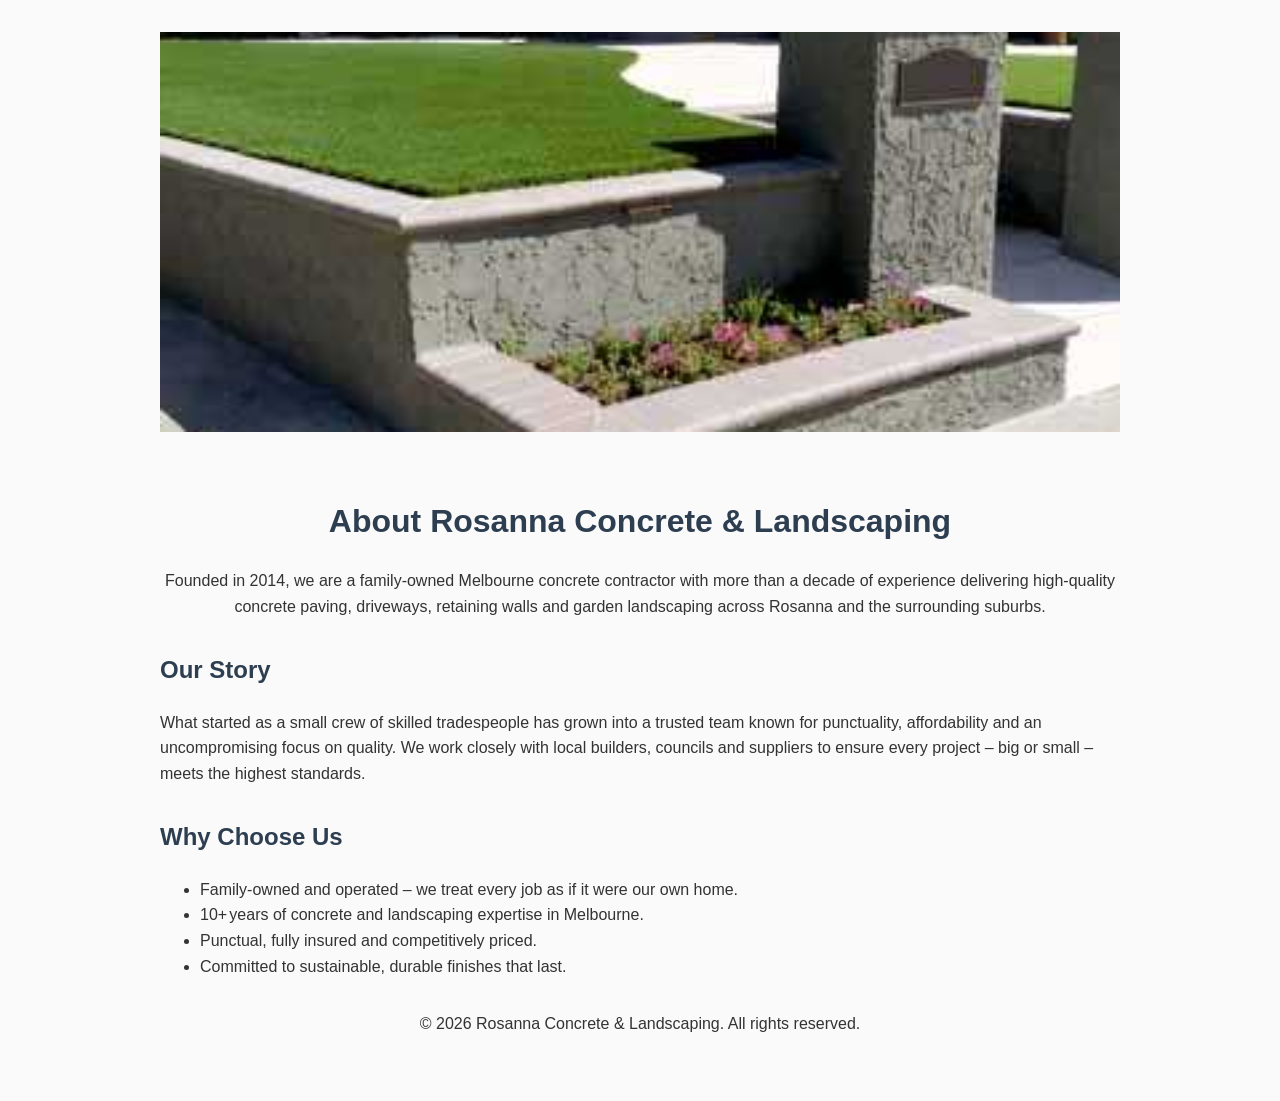
<file: about.html>
<!DOCTYPE html>
<html lang="en">
<head>
<meta charset="UTF-8">
<title>About – Rosanna Concrete & Landscaping – Melbourne Concrete Contractors</title>
<meta name="description" content="Rosanna Concrete & Landscaping is a family‑owned Melbourne concrete contractor with over 10 years experience delivering quality concrete paving, driveways, retaining walls and garden landscaping across Rosanna.">
<meta name="keywords" content="Melbourne concrete, about Rosanna Concrete, family owned concrete contractors, Rosanna concrete experience">
<link rel="canonical" href="https://rosanna-concrete-site.vercel.app/about.html">
<meta property="og:title" content="About – Rosanna Concrete & Landscaping">
<meta property="og:description" content="Learn about our 10‑year history, family values and commitment to quality concrete work across Rosanna and Melbourne.">
<meta property="og:type" content="website">
<meta property="og:url" content="https://rosanna-concrete-site.vercel.app/about.html">
<meta property="og:image" content="https://rosanna-concrete-site.vercel.app/media/about.jpg">
<meta name="twitter:card" content="summary_large_image">
<meta name="twitter:title" content="About – Rosanna Concrete & Landscaping">
<meta name="twitter:description" content="Family‑owned concrete contractors serving Rosanna and Melbourne for over a decade.">
<meta name="twitter:image" content="https://rosanna-concrete-site.vercel.app/media/about.jpg">
<link rel="stylesheet" href="style.css">
<script type="application/ld+json">
{
  "@context": "https://schema.org",
  "@type": "LocalBusiness",
  "name": "Rosanna Concrete & Landscaping",
  "url": "https://rosanna-concrete-site.vercel.app",
  "address": {
    "@type": "PostalAddress",
    "streetAddress": "123 Main St",
    "addressLocality": "Rosanna",
    "addressRegion": "VIC",
    "postalCode": "3084",
    "addressCountry": "AU"
  },
  "telephone": "+61 3 1234 5678",
  "email": "info@rosannaconcrete.com.au",
  "openingHours": "Mo-Fr 08:00-18:00",
  "priceRange": "$$",
  "areaServed": "Melbourne"
}
</script>
</head>
<body>
<img src="media/about.jpg" alt="Blockwork retaining wall under construction – Rosanna" class="hero">
<header>
<h1>About Rosanna Concrete & Landscaping</h1>
<p>Founded in 2014, we are a family‑owned Melbourne concrete contractor with more than a decade of experience delivering high‑quality concrete paving, driveways, retaining walls and garden landscaping across Rosanna and the surrounding suburbs.</p>
</header>

<section id="our-story">
<h2>Our Story</h2>
<p>What started as a small crew of skilled tradespeople has grown into a trusted team known for punctuality, affordability and an uncompromising focus on quality. We work closely with local builders, councils and suppliers to ensure every project – big or small – meets the highest standards.</p>
</section>

<section id="why-choose-us">
<h2>Why Choose Us</h2>
<ul>
<li>Family‑owned and operated – we treat every job as if it were our own home.</li>
<li>10+ years of concrete and landscaping expertise in Melbourne.</li>
<li>Punctual, fully insured and competitively priced.</li>
<li>Committed to sustainable, durable finishes that last.</li>
</ul>
</section>

<footer>
<p>&copy; 2026 Rosanna Concrete & Landscaping. All rights reserved.</p>
</footer>
<script type="application/ld+json">
{
  "@type": "BreadcrumbList",
  "itemListElement": [
    {"@type": "ListItem", "position": 1, "name": "Home", "item": "https://rosanna-concrete-site.vercel.app/"},
    {"@type": "ListItem", "position": 2, "name": "About", "item": "https://rosanna-concrete-site.vercel.app/about.html"}
  ]
}
</script>
</body>
</html>
</file>
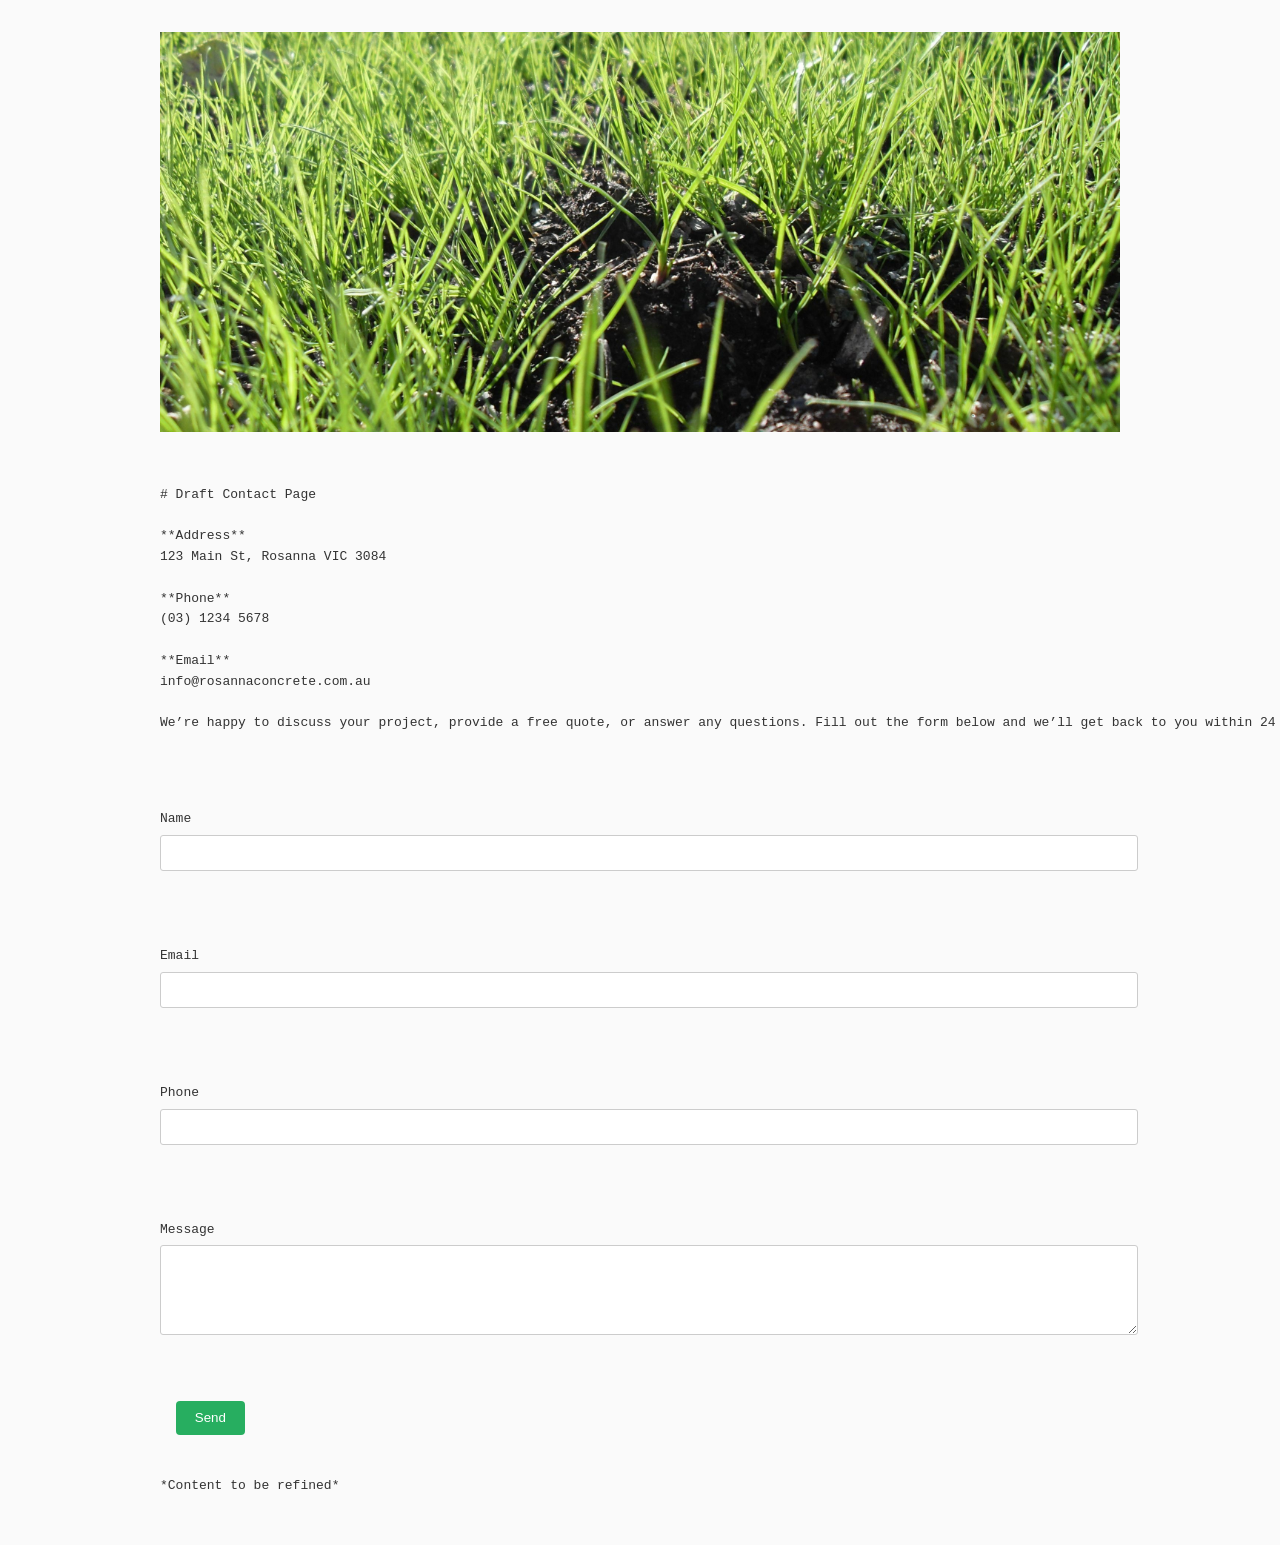
<file: contact.html>
<!DOCTYPE html>
<html lang="en">
<head>
<meta charset="UTF-8">
<title>Rosanna Concrete & Landscaping – Contact</title>
<meta name="description" content="Get in touch with Rosanna Concrete & Landscaping for a free quote, project inquiries, or any questions about our concrete and landscaping services.">
<meta name="keywords" content="contact Rosanna Concrete, concrete services, landscaping services, Rosanna, Victoria, phone, email">
<link rel="canonical" href="https://rosanna-concrete-site.vercel.app/contact.html">
<meta property="og:title" content="Rosanna Concrete & Landscaping – Contact">
<meta property="og:description" content="Get in touch with Rosanna Concrete & Landscaping for a free quote, project inquiries, or any questions about our concrete and landscaping services.">
<meta property="og:type" content="website">
<meta property="og:url" content="https://rosanna-concrete-site.vercel.app/contact.html">
<meta property="og:image" content="https://rosanna-concrete-site.vercel.app/media/contact.jpg">
<meta name="twitter:card" content="summary_large_image">
<meta name="twitter:title" content="Rosanna Concrete & Landscaping – Contact">
<meta name="twitter:description" content="Get in touch with Rosanna Concrete & Landscaping for a free quote, project inquiries, or any questions about our concrete and landscaping services.">
<meta name="twitter:image" content="https://rosanna-concrete-site.vercel.app/media/contact.jpg">
<link rel="stylesheet" href="style.css">
<script type="application/ld+json">
{
  "@context": "https://schema.org",
  "@type": "ContactPage",
  "name": "Rosanna Concrete & Landscaping",
  "url": "https://rosanna-concrete-site.vercel.app/contact.html",
  "address": {
    "@type": "PostalAddress",
    "streetAddress": "123 Main St",
    "addressLocality": "Rosanna",
    "addressRegion": "VIC",
    "postalCode": "3084",
    "addressCountry": "AU"
  },
  "telephone": "+61 3 1234 5678",
  "email": "info@rosannaconcrete.com.au",
  "openingHours": "Mo-Fr 08:00-18:00"
}
</script>
</head>
<body>
<img src="media/contact.jpg" alt="Contact Rosanna Concrete & Landscaping" class="hero">
<pre>
# Draft Contact Page

**Address**
123 Main St, Rosanna VIC 3084

**Phone**
(03) 1234 5678

**Email**
info@rosannaconcrete.com.au

We’re happy to discuss your project, provide a free quote, or answer any questions. Fill out the form below and we’ll get back to you within 24 hours.

<form action="https://formspree.io/f/PLACEHOLDER" method="POST">
  <label>Name<br><input type="text" name="name" required></label><br>
  <label>Email<br><input type="email" name="_replyto" required></label><br>
  <label>Phone<br><input type="tel" name="phone"></label><br>
  <label>Message<br><textarea name="message" rows="4" required></textarea></label><br>
  <button type="submit">Send</button>
</form>

*Content to be refined*
</pre>
</body>
</html>
</file>
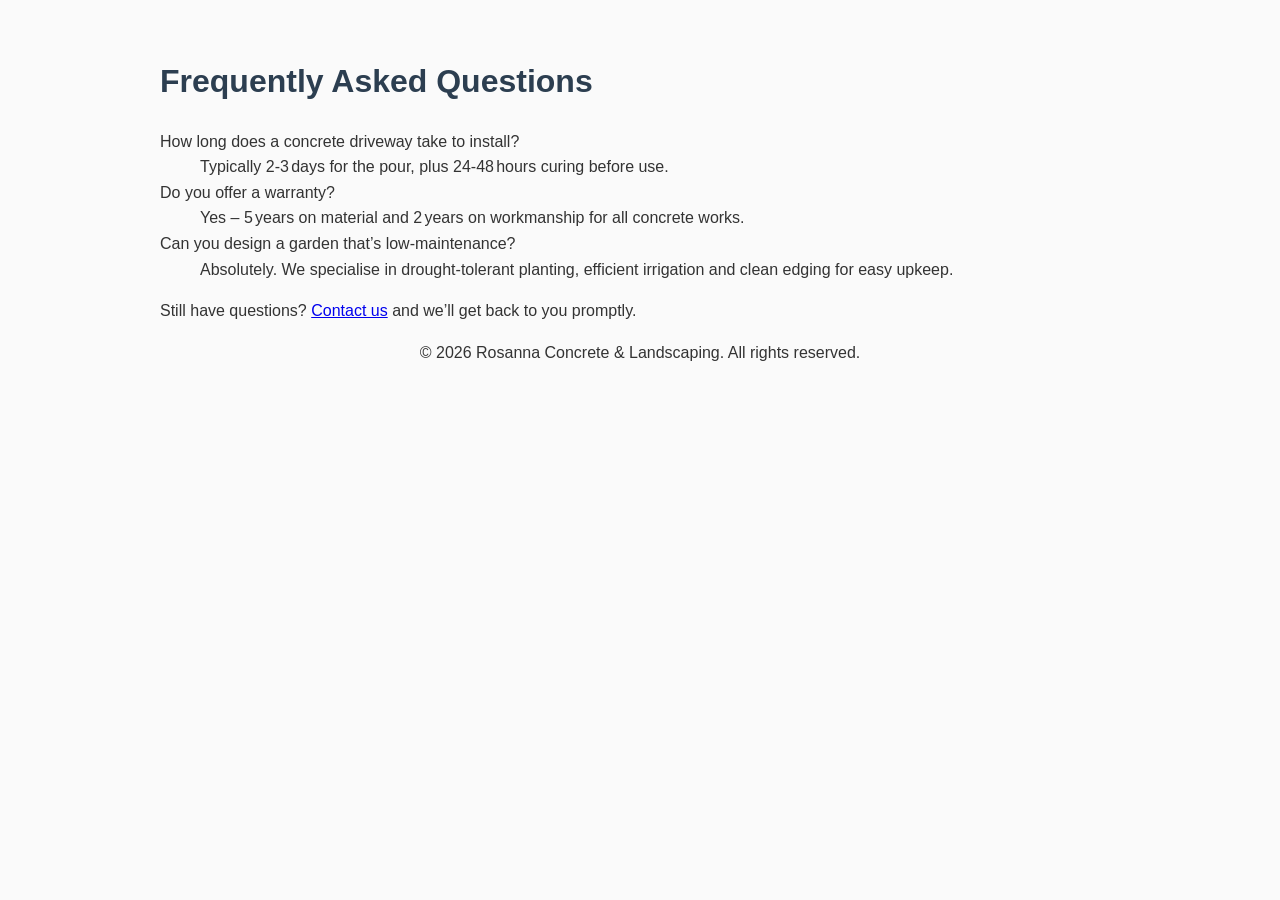
<file: faq.html>
<!DOCTYPE html>
<html lang="en">
<head>
<meta charset="UTF-8">
<title>FAQ – Rosanna Concrete & Landscaping – Melbourne Concrete Contractors</title>
<meta name="description" content="Frequently asked questions about our Melbourne concrete paving, driveway, retaining wall and garden landscaping services.">
<meta name="keywords" content="Melbourne concrete FAQ, concrete paving questions, driveway installation, retaining wall FAQ, garden landscaping FAQ">
<link rel="canonical" href="https://rosanna-concrete-site.vercel.app/faq.html">
<meta property="og:title" content="FAQ – Rosanna Concrete & Landscaping">
<meta property="og:description" content="Answers to common questions about our concrete and landscaping services in Rosanna and Melbourne.">
<meta property="og:type" content="website">
<meta property="og:url" content="https://rosanna-concrete-site.vercel.app/faq.html">
<meta property="og:image" content="https://rosanna-concrete-site.vercel.app/media/faq.jpg">
<meta name="twitter:card" content="summary_large_image">
<meta name="twitter:title" content="FAQ – Rosanna Concrete & Landscaping">
<meta name="twitter:description" content="Your questions about concrete paving, driveways, retaining walls and garden landscaping answered.">
<meta name="twitter:image" content="https://rosanna-concrete-site.vercel.app/media/faq.jpg">
<link rel="stylesheet" href="style.css">
<script type="application/ld+json">
{
  "@context": "https://schema.org",
  "@type": "FAQPage",
  "mainEntity": [
    {
      "@type": "Question",
      "name": "How long does a concrete driveway take to install?",
      "acceptedAnswer": {"@type": "Answer", "text": "Typically 2‑3 days for the pour, plus 24‑48 hours curing before use."}
    },
    {
      "@type": "Question",
      "name": "Do you offer a warranty?",
      "acceptedAnswer": {"@type": "Answer", "text": "Yes – 5 years on material and 2 years on workmanship for all concrete works."}
    },
    {
      "@type": "Question",
      "name": "Can you design a garden that’s low‑maintenance?",
      "acceptedAnswer": {"@type": "Answer", "text": "Absolutely. We specialise in drought‑tolerant planting, efficient irrigation and clean edging for easy upkeep."}
    }
  ]
}
</script>
</head>
<body>
<h1>Frequently Asked Questions</h1>
<dl>
<dt>How long does a concrete driveway take to install?</dt>
<dd>Typically 2‑3 days for the pour, plus 24‑48 hours curing before use.</dd>
<dt>Do you offer a warranty?</dt>
<dd>Yes – 5 years on material and 2 years on workmanship for all concrete works.</dd>
<dt>Can you design a garden that’s low‑maintenance?</dt>
<dd>Absolutely. We specialise in drought‑tolerant planting, efficient irrigation and clean edging for easy upkeep.</dd>
</dl>
<p>Still have questions? <a href="contact.html">Contact us</a> and we’ll get back to you promptly.</p>
<footer>
<p>&copy; 2026 Rosanna Concrete & Landscaping. All rights reserved.</p>
</footer>
<script type="application/ld+json">
{
  "@type": "BreadcrumbList",
  "itemListElement": [
    {"@type": "ListItem", "position": 1, "name": "Home", "item": "https://rosanna-concrete-site.vercel.app/"},
    {"@type": "ListItem", "position": 2, "name": "FAQ", "item": "https://rosanna-concrete-site.vercel.app/faq.html"}
  ]
}
</script>
</body>
</html>
</file>
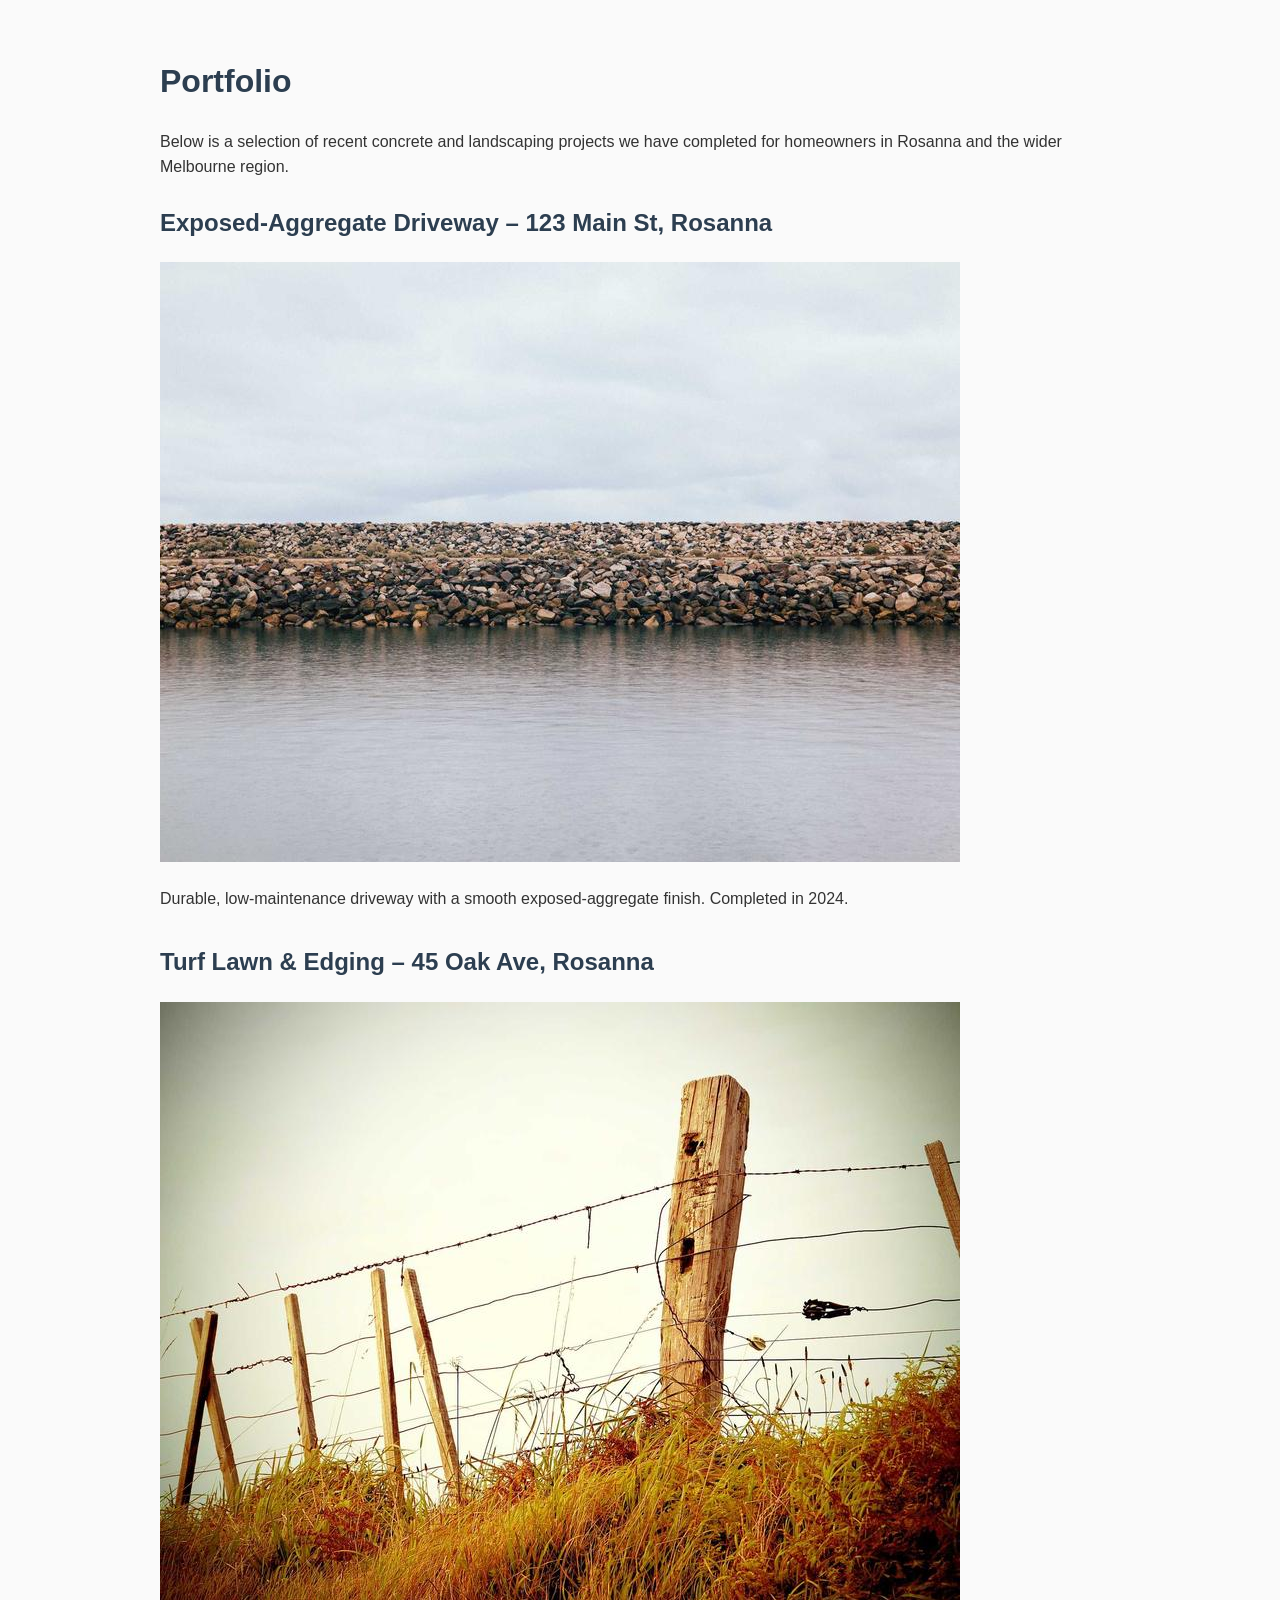
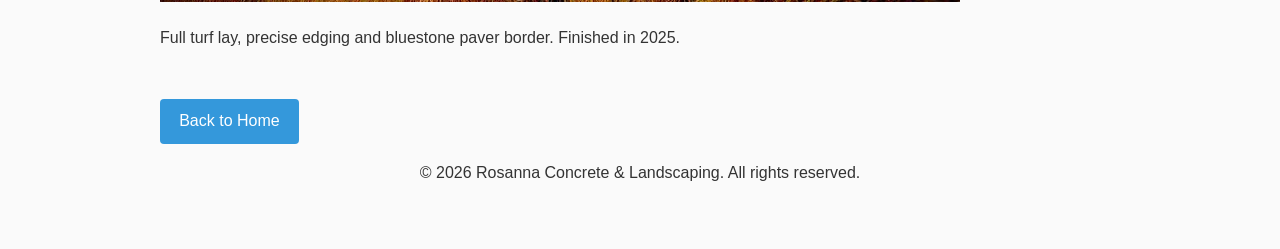
<file: portfolio.html>
<!DOCTYPE html>
<html lang="en">
<head>
<meta charset="UTF-8">
<title>Portfolio – Rosanna Concrete & Landscaping – Melbourne Concrete Projects</title>
<meta name="description" content="View recent concrete paving, driveway, retaining wall and garden landscaping projects completed by Rosanna Concrete & Landscaping across Rosanna and Melbourne.">
<meta name="keywords" content="Melbourne concrete portfolio, driveway projects, retaining wall examples, garden landscaping, bluestone pavers, turf installation">
<link rel="canonical" href="https://rosanna-concrete-site.vercel.app/portfolio.html">
<meta property="og:title" content="Portfolio – Rosanna Concrete & Landscaping">
<meta property="og:description" content="A selection of our recent concrete and landscaping projects in Rosanna and the surrounding Melbourne area.">
<meta property="og:type" content="website">
<meta property="og:url" content="https://rosanna-concrete-site.vercel.app/portfolio.html">
<meta property="og:image" content="https://rosanna-concrete-site.vercel.app/media/portfolio.jpg">
<meta name="twitter:card" content="summary_large_image">
<meta name="twitter:title" content="Portfolio – Rosanna Concrete & Landscaping">
<meta name="twitter:description" content="Concrete paving, driveways, retaining walls and garden landscaping projects.">
<meta name="twitter:image" content="https://rosanna-concrete-site.vercel.app/media/portfolio.jpg">
<link rel="stylesheet" href="style.css">
<script type="application/ld+json">
{
  "@context": "https://schema.org",
  "@type": "LocalBusiness",
  "name": "Rosanna Concrete & Landscaping",
  "url": "https://rosanna-concrete-site.vercel.app",
  "address": {"@type":"PostalAddress","streetAddress":"123 Main St","addressLocality":"Rosanna","addressRegion":"VIC","postalCode":"3084","addressCountry":"AU"},
  "telephone": "+61 3 1234 5678",
  "email": "info@rosannaconcrete.com.au",
  "openingHours": "Mo-Fr 08:00-18:00",
  "priceRange": "$$",
  "areaServed": "Melbourne"
}
</script>
</head>
<body>
<h1>Portfolio</h1>
<p>Below is a selection of recent concrete and landscaping projects we have completed for homeowners in Rosanna and the wider Melbourne region.</p>

<section id="driveway">
<h2>Exposed‑Aggregate Driveway – 123 Main St, Rosanna</h2>
<img src="media/driveway.jpg" alt="Exposed aggregate driveway – Rosanna" class="project-img">
<p>Durable, low‑maintenance driveway with a smooth exposed‑aggregate finish. Completed in 2024.</p>
</section>

<section id="garden">
<h2>Turf Lawn & Edging – 45 Oak Ave, Rosanna</h2>
<img src="media/garden.jpg" alt="Turf lawn installation and garden edging – Rosanna" class="project-img">
<p>Full turf lay, precise edging and bluestone paver border. Finished in 2025.</p>
</section>

<p><a href="index.html" class="btn">Back to Home</a></p>

<footer>
<p>&copy; 2026 Rosanna Concrete & Landscaping. All rights reserved.</p>
</footer>
<script type="application/ld+json">
{
  "@type": "BreadcrumbList",
  "itemListElement": [
    {"@type": "ListItem", "position": 1, "name": "Home", "item": "https://rosanna-concrete-site.vercel.app/"},
    {"@type": "ListItem", "position": 2, "name": "Portfolio", "item": "https://rosanna-concrete-site.vercel.app/portfolio.html"}
  ]
}
</script>
</body>
</html>
</file>
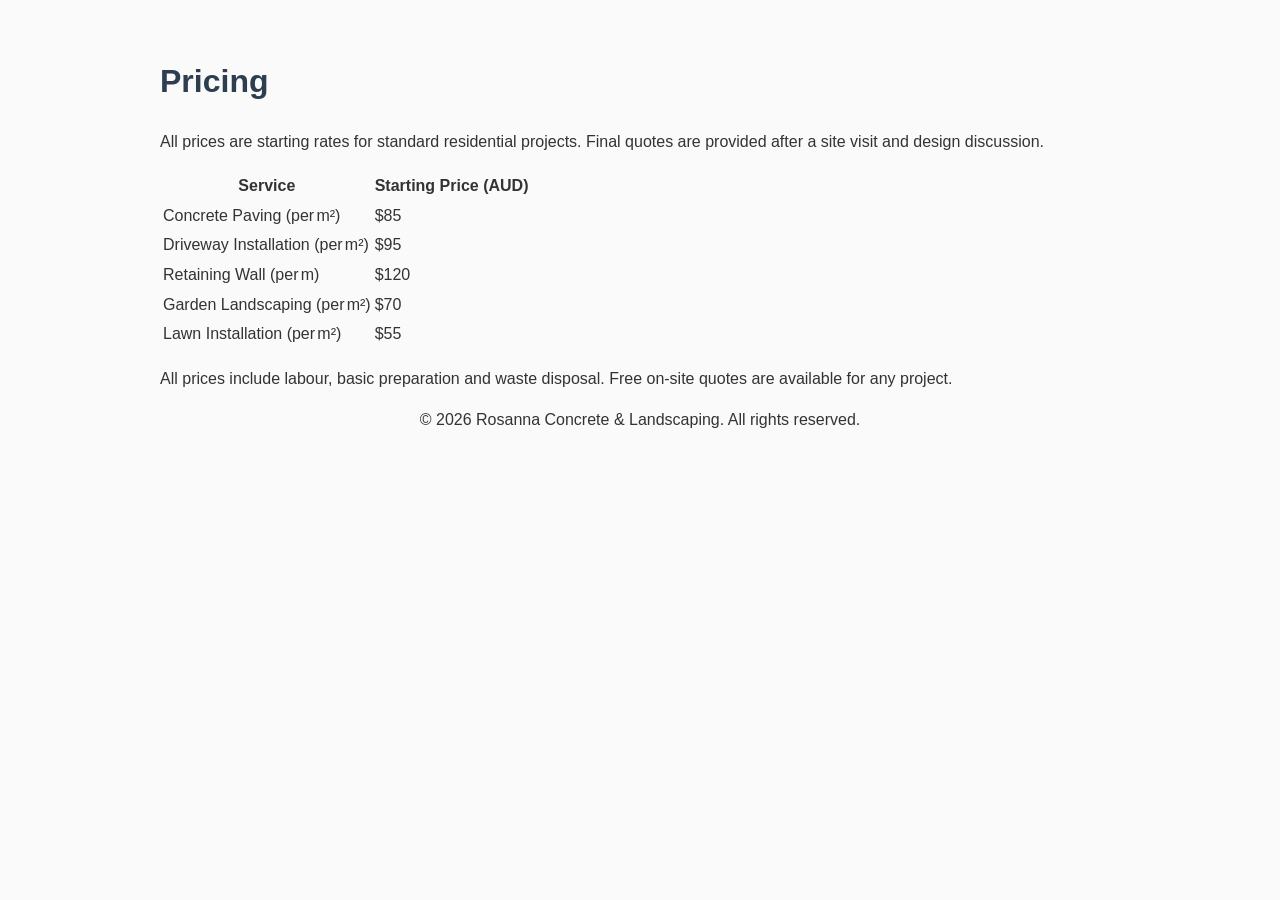
<file: pricing.html>
<!DOCTYPE html>
<html lang="en">
<head>
<meta charset="UTF-8">
<title>Pricing – Rosanna Concrete & Landscaping – Melbourne Concrete Costs</title>
<meta name="description" content="Competitive Melbourne pricing for concrete paving, driveways, retaining walls, garden landscaping, turf installation and irrigation systems.">
<meta name="keywords" content="Melbourne concrete pricing, concrete paving cost, driveway cost, retaining wall price, garden landscaping rates, turf installation price">
<link rel="canonical" href="https://rosanna-concrete-site.vercel.app/pricing.html">
<meta property="og:title" content="Pricing – Rosanna Concrete & Landscaping">
<meta property="og:description" content="Transparent cost guide for our concrete and landscaping services in Rosanna and Melbourne.">
<meta property="og:type" content="website">
<meta property="og:url" content="https://rosanna-concrete-site.vercel.app/pricing.html">
<meta property="og:image" content="https://rosanna-concrete-site.vercel.app/media/pricing.jpg">
<meta name="twitter:card" content="summary_large_image">
<meta name="twitter:title" content="Pricing – Rosanna Concrete & Landscaping">
<meta name="twitter:description" content="See our rates for concrete paving, driveways, retaining walls and garden landscaping.">
<meta name="twitter:image" content="https://rosanna-concrete-site.vercel.app/media/pricing.jpg">
<link rel="stylesheet" href="style.css">
<script type="application/ld+json">
{
  "@context": "https://schema.org",
  "@type": "Offer",
  "priceCurrency": "AUD",
  "priceSpecification": [
    {"@type": "UnitPriceSpecification","price": 85,"priceCurrency":"AUD","unitCode":"M2","description":"Concrete Paving"},
    {"@type": "UnitPriceSpecification","price": 95,"priceCurrency":"AUD","unitCode":"M2","description":"Driveway Installation"},
    {"@type": "UnitPriceSpecification","price": 120,"priceCurrency":"AUD","unitCode":"M","description":"Retaining Wall"},
    {"@type": "UnitPriceSpecification","price": 70,"priceCurrency":"AUD","unitCode":"M2","description":"Garden Landscaping"},
    {"@type": "UnitPriceSpecification","price": 55,"priceCurrency":"AUD","unitCode":"M2","description":"Lawn Installation"}
  ],
  "url": "https://rosanna-concrete-site.vercel.app/pricing.html"
}
</script>
</head>
<body>
<h1>Pricing</h1>
<p>All prices are starting rates for standard residential projects. Final quotes are provided after a site visit and design discussion.</p>
<table>
<thead>
<tr><th>Service</th><th>Starting Price (AUD)</th></tr>
</thead>
<tbody>
<tr><td>Concrete Paving (per m²)</td><td>$85</td></tr>
<tr><td>Driveway Installation (per m²)</td><td>$95</td></tr>
<tr><td>Retaining Wall (per m)</td><td>$120</td></tr>
<tr><td>Garden Landscaping (per m²)</td><td>$70</td></tr>
<tr><td>Lawn Installation (per m²)</td><td>$55</td></tr>
</tbody>
</table>
<p>All prices include labour, basic preparation and waste disposal. Free on‑site quotes are available for any project.</p>
<footer>
<p>&copy; 2026 Rosanna Concrete & Landscaping. All rights reserved.</p>
</footer>
<script type="application/ld+json">
{
  "@type": "BreadcrumbList",
  "itemListElement": [
    {"@type": "ListItem", "position": 1, "name": "Home", "item": "https://rosanna-concrete-site.vercel.app/"},
    {"@type": "ListItem", "position": 2, "name": "Pricing", "item": "https://rosanna-concrete-site.vercel.app/pricing.html"}
  ]
}
</script>
</body>
</html>
</file>
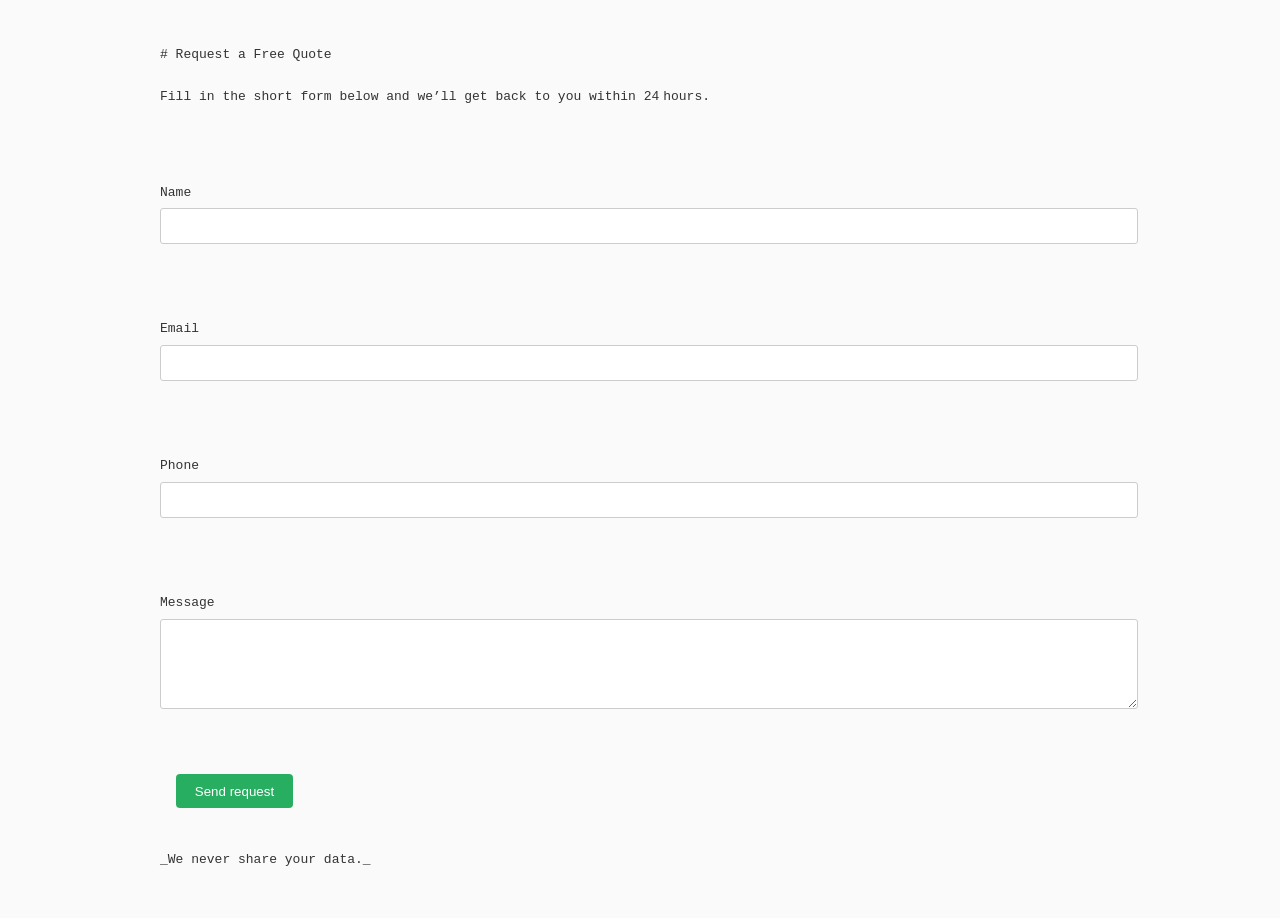
<file: quote.html>
<!DOCTYPE html>
<html lang="en">
<head>
<meta charset="UTF-8">
<title>Request a Free Quote – Rosanna Concrete & Landscaping</title>
<meta name="description" content="Request a free quote for concrete paving, driveways, retaining walls, garden landscaping, lawn installation, or irrigation systems.">
<meta name="keywords" content="free quote, concrete paving, driveways, retaining walls, garden landscaping, lawn installation, irrigation systems, Rosanna">
<link rel="canonical" href="https://rosanna-concrete-site.vercel.app/quote.html">
<meta property="og:title" content="Request a Free Quote – Rosanna Concrete & Landscaping">
<meta property="og:description" content="Request a free quote for concrete paving, driveways, retaining walls, garden landscaping, lawn installation, or irrigation systems.">
<meta property="og:type" content="website">
<meta property="og:url" content="https://rosanna-concrete-site.vercel.app/quote.html">
<meta property="og:image" content="https://rosanna-concrete-site.vercel.app/media/quote.jpg">
<meta name="twitter:card" content="summary_large_image">
<meta name="twitter:title" content="Request a Free Quote – Rosanna Concrete & Landscaping">
<meta name="twitter:description" content="Request a free quote for concrete paving, driveways, retaining walls, garden landscaping, lawn installation, or irrigation systems.">
<meta name="twitter:image" content="https://rosanna-concrete-site.vercel.app/media/quote.jpg">
<link rel="stylesheet" href="style.css">
<script type="application/ld+json">
{
  "@context": "https://schema.org",
  "@type": "WebPage",
  "name": "Request a Free Quote – Rosanna Concrete & Landscaping",
  "url": "https://rosanna-concrete-site.vercel.app/quote.html",
  "description": "Form to request a free quote for concrete and landscaping services."
}
</script>
</head>
<body>
<pre>
# Request a Free Quote

Fill in the short form below and we’ll get back to you within 24 hours.

<form action="https://formspree.io/f/PLACEHOLDER" method="POST">
  <label>Name<br><input type="text" name="name" required></label><br>
  <label>Email<br><input type="email" name="_replyto" required></label><br>
  <label>Phone<br><input type="tel" name="phone"></label><br>
  <label>Message<br><textarea name="message" rows="4" required></textarea></label><br>
  <button type="submit">Send request</button>
</form>

_We never share your data._
</pre>
</body>
</html>
</file>
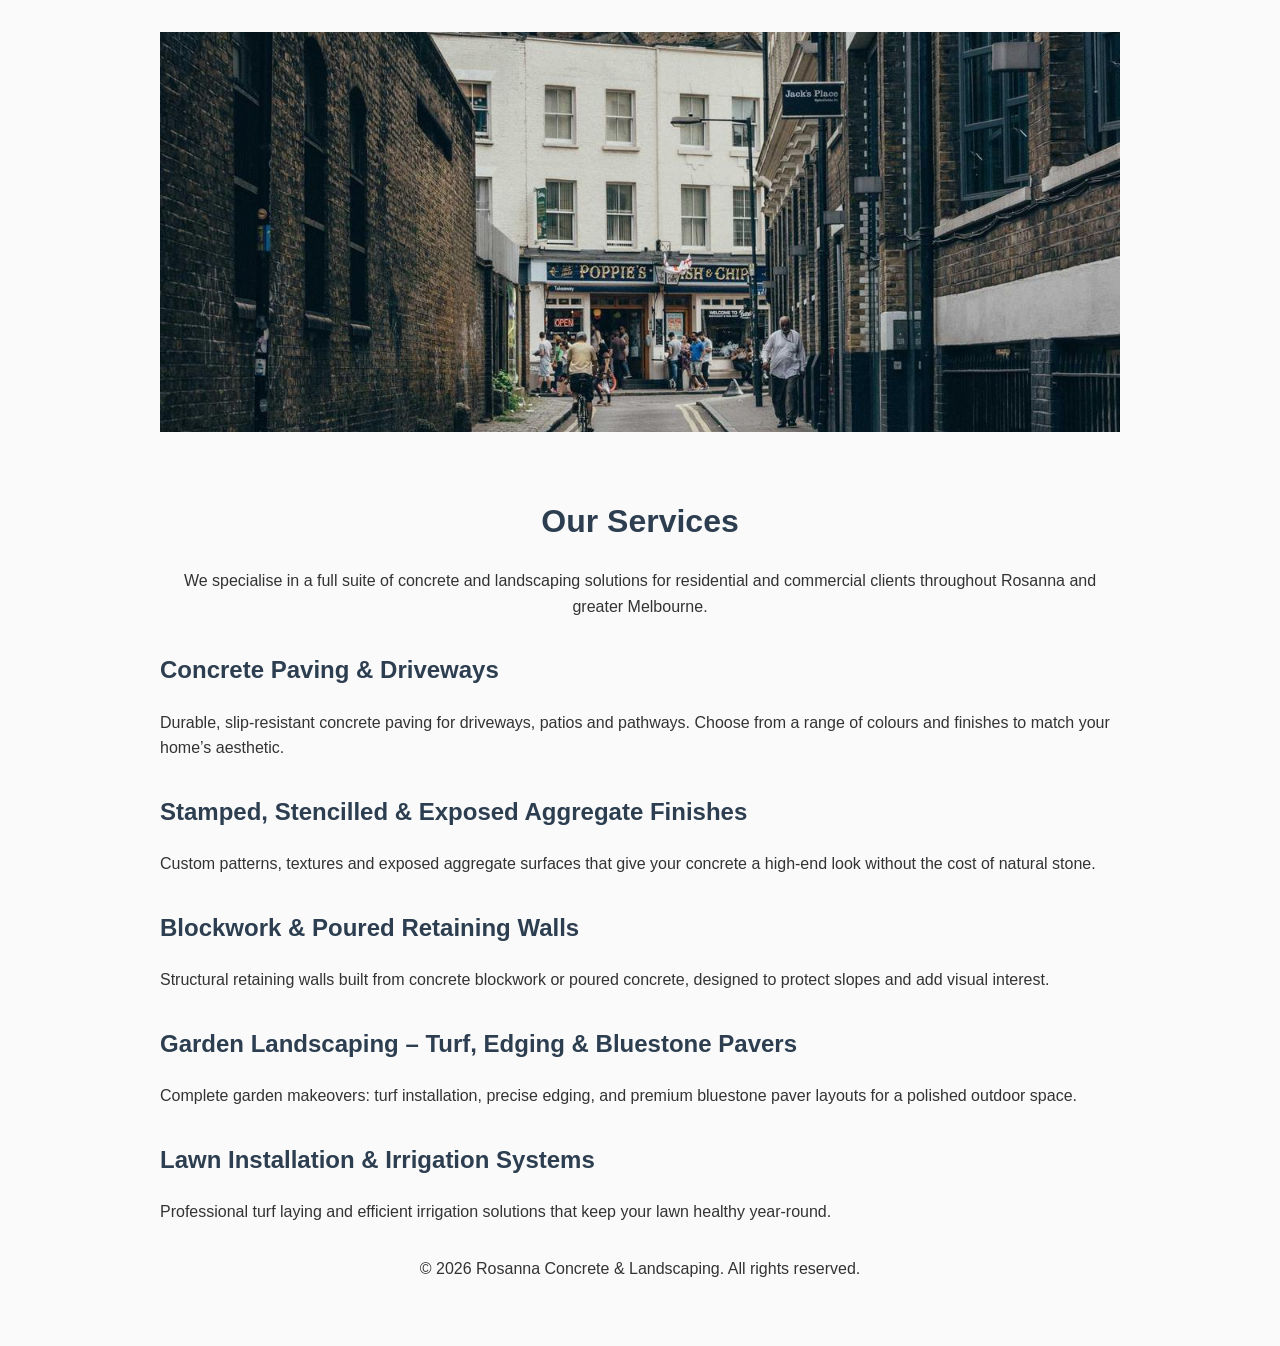
<file: services.html>
<!DOCTYPE html>
<html lang="en">
<head>
<meta charset="UTF-8">
<title>Services – Rosanna Concrete & Landscaping – Melbourne Concrete Contractors</title>
<meta name="description" content="Our Melbourne‑based services include concrete paving, stamped & exposed‑aggregate finishes, blockwork retaining walls, garden landscaping, turf installation, bluestone pavers and irrigation systems.">
<meta name="keywords" content="Melbourne concrete services, concrete paving, stamped concrete, exposed aggregate, retaining walls, garden landscaping, turf lawn, bluestone pavers, irrigation">
<link rel="canonical" href="https://rosanna-concrete-site.vercel.app/services.html">
<meta property="og:title" content="Services – Rosanna Concrete & Landscaping">
<meta property="og:description" content="Explore our range of concrete and landscaping services for residential and commercial projects across Rosanna and Melbourne.">
<meta property="og:type" content="website">
<meta property="og:url" content="https://rosanna-concrete-site.vercel.app/services.html">
<meta property="og:image" content="https://rosanna-concrete-site.vercel.app/media/services.jpg">
<meta name="twitter:card" content="summary_large_image">
<meta name="twitter:title" content="Services – Rosanna Concrete & Landscaping">
<meta name="twitter:description" content="Concrete paving, stamped finishes, retaining walls, garden landscaping, turf and more.">
<meta name="twitter:image" content="https://rosanna-concrete-site.vercel.app/media/services.jpg">
<link rel="stylesheet" href="style.css">
<script type="application/ld+json">
{
  "@context": "https://schema.org",
  "@type": "LocalBusiness",
  "name": "Rosanna Concrete & Landscaping",
  "url": "https://rosanna-concrete-site.vercel.app",
  "address": {"@type":"PostalAddress","streetAddress":"123 Main St","addressLocality":"Rosanna","addressRegion":"VIC","postalCode":"3084","addressCountry":"AU"},
  "telephone": "+61 3 1234 5678",
  "email": "info@rosannaconcrete.com.au",
  "openingHours": "Mo-Fr 08:00-18:00",
  "priceRange": "$$",
  "areaServed": "Melbourne"
}
</script>
</head>
<body>
<img src="media/services.jpg" alt="Bluestone paver texture – Rosanna" class="hero">
<header>
<h1>Our Services</h1>
<p>We specialise in a full suite of concrete and landscaping solutions for residential and commercial clients throughout Rosanna and greater Melbourne.</p>
</header>

<section id="concrete-paving">
<h2 id="concrete-paving">Concrete Paving & Driveways</h2>
<p>Durable, slip‑resistant concrete paving for driveways, patios and pathways. Choose from a range of colours and finishes to match your home’s aesthetic.</p>
</section>

<section id="stamped">
<h2 id="stamped">Stamped, Stencilled & Exposed Aggregate Finishes</h2>
<p>Custom patterns, textures and exposed aggregate surfaces that give your concrete a high‑end look without the cost of natural stone.</p>
</section>

<section id="retaining-walls">
<h2 id="retaining-walls">Blockwork & Poured Retaining Walls</h2>
<p>Structural retaining walls built from concrete blockwork or poured concrete, designed to protect slopes and add visual interest.</p>
</section>

<section id="garden-landscaping">
<h2 id="garden-landscaping">Garden Landscaping – Turf, Edging & Bluestone Pavers</h2>
<p>Complete garden makeovers: turf installation, precise edging, and premium bluestone paver layouts for a polished outdoor space.</p>
</section>

<section id="lawn-installation">
<h2 id="lawn-installation">Lawn Installation & Irrigation Systems</h2>
<p>Professional turf laying and efficient irrigation solutions that keep your lawn healthy year‑round.</p>
</section>

<footer>
<p>&copy; 2026 Rosanna Concrete & Landscaping. All rights reserved.</p>
</footer>
<script type="application/ld+json">
{
  "@type": "BreadcrumbList",
  "itemListElement": [
    {"@type": "ListItem", "position": 1, "name": "Home", "item": "https://rosanna-concrete-site.vercel.app/"},
    {"@type": "ListItem", "position": 2, "name": "Services", "item": "https://rosanna-concrete-site.vercel.app/services.html"}
  ]
}
</script>
</body>
</html>
</file>
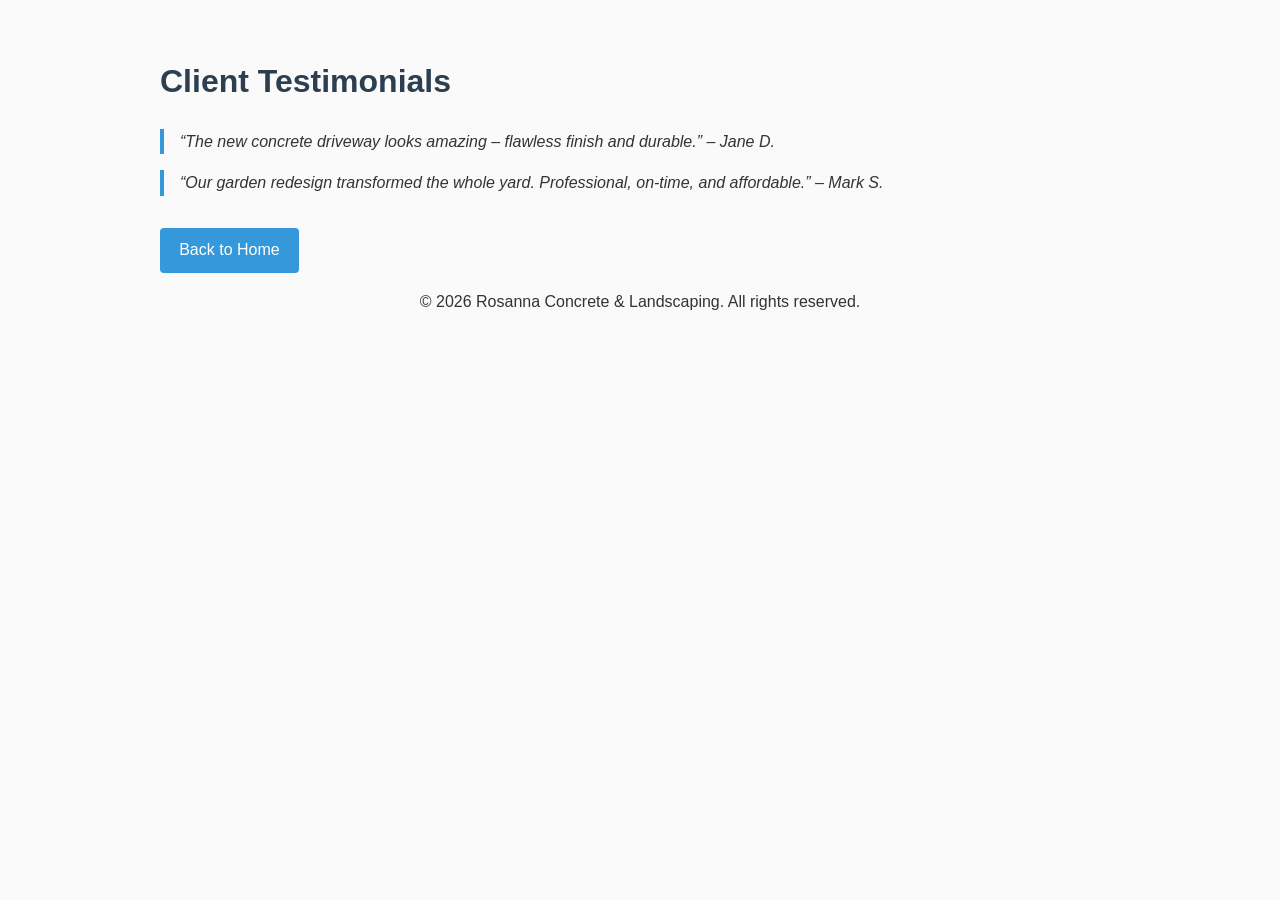
<file: testimonials.html>
<!DOCTYPE html>
<html lang="en">
<head>
<meta charset="UTF-8">
<title>Testimonials – Rosanna Concrete & Landscaping – Melbourne Concrete Reviews</title>
<meta name="description" content="Read reviews from satisfied Rosanna Concrete & Landscaping customers across Rosanna and Melbourne.">
<meta name="keywords" content="Rosanna concrete reviews, Melbourne concrete testimonials, client feedback">
<link rel="canonical" href="https://rosanna-concrete-site.vercel.app/testimonials.html">
<meta property="og:title" content="Testimonials – Rosanna Concrete & Landscaping">
<meta property="og:description" content="What our clients say about our concrete and landscaping services in Rosanna and Melbourne.">
<meta property="og:type" content="website">
<meta property="og:url" content="https://rosanna-concrete-site.vercel.app/testimonials.html">
<meta property="og:image" content="https://rosanna-concrete-site.vercel.app/media/testimonials.jpg">
<meta name="twitter:card" content="summary_large_image">
<meta name="twitter:title" content="Testimonials – Rosanna Concrete & Landscaping">
<meta name="twitter:description" content="Customer feedback for our concrete and landscaping services.">
<meta name="twitter:image" content="https://rosanna-concrete-site.vercel.app/media/testimonials.jpg">
<link rel="stylesheet" href="style.css">
<script type="application/ld+json">
[
  {
    "@context": "https://schema.org",
    "@type": "Review",
    "author": {"@type": "Person","name": "Jane D."},
    "reviewRating": {"@type": "Rating","ratingValue": "5"},
    "reviewBody": "The new concrete driveway looks amazing – flawless finish and durable.",
    "itemReviewed": {"@type": "Product","name": "Concrete Driveway"}
  },
  {
    "@context": "https://schema.org",
    "@type": "Review",
    "author": {"@type": "Person","name": "Mark S."},
    "reviewRating": {"@type": "Rating","ratingValue": "5"},
    "reviewBody": "Our garden redesign transformed the whole yard. Professional, on‑time, and affordable.",
    "itemReviewed": {"@type": "Product","name": "Garden Landscaping"}
  }
]
</script>
</head>
<body>
<h1>Client Testimonials</h1>
<blockquote>
<p>“The new concrete driveway looks amazing – flawless finish and durable.” – Jane D.</p>
</blockquote>
<blockquote>
<p>“Our garden redesign transformed the whole yard. Professional, on‑time, and affordable.” – Mark S.</p>
</blockquote>
<p><a href="index.html" class="btn">Back to Home</a></p>
<footer>
<p>&copy; 2026 Rosanna Concrete & Landscaping. All rights reserved.</p>
</footer>
<script type="application/ld+json">
{
  "@type": "BreadcrumbList",
  "itemListElement": [
    {"@type": "ListItem", "position": 1, "name": "Home", "item": "https://rosanna-concrete-site.vercel.app/"},
    {"@type": "ListItem", "position": 2, "name": "Testimonials", "item": "https://rosanna-concrete-site.vercel.app/testimonials.html"}
  ]
}
</script>
</body>
</html>
</file>
<file: style.css>
body {
  font-family: "Helvetica Neue", Helvetica, Arial, sans-serif;
  margin: 0 auto;
  padding: 2rem;
  max-width: 960px;
  line-height: 1.6;
  background: #fafafa;
  color: #333;
}

header, footer {
  text-align: center;
  margin-bottom: 2rem;
}

h1, h2, h3 {
  color: #2c3e50;
  margin-top: 1.5rem;
}

a.btn {
  display: inline-block;
  padding: 0.6rem 1.2rem;
  background: #3498db;
  color: #fff;
  text-decoration: none;
  border-radius: 4px;
  margin-top: 1rem;
  transition: background 0.2s ease;
}

a.btn:hover {
  background: #2980b9;
}

form label {
  display: block;
  margin-top: 0.8rem;
}

form input, form textarea {
  width: 100%;
  padding: 0.5rem;
  margin-top: 0.3rem;
  border: 1px solid #ccc;
  border-radius: 3px;
  font-size: 1rem;
}

form button {
  margin-top: 1rem;
  background: #27ae60;
  color: #fff;
  border: none;
  padding: 0.6rem 1.2rem;
  border-radius: 4px;
  cursor: pointer;
}

form button:hover {
  background: #1e8449;
}

.hero {
  width: 100%;
  max-height: 400px;
  object-fit: cover;
  margin-bottom: 2rem;
}

section {
  margin-bottom: 2rem;
}

blockquote {
  border-left: 4px solid #3498db;
  padding-left: 1rem;
  margin: 1rem 0;
  font-style: italic;
}
</file>
